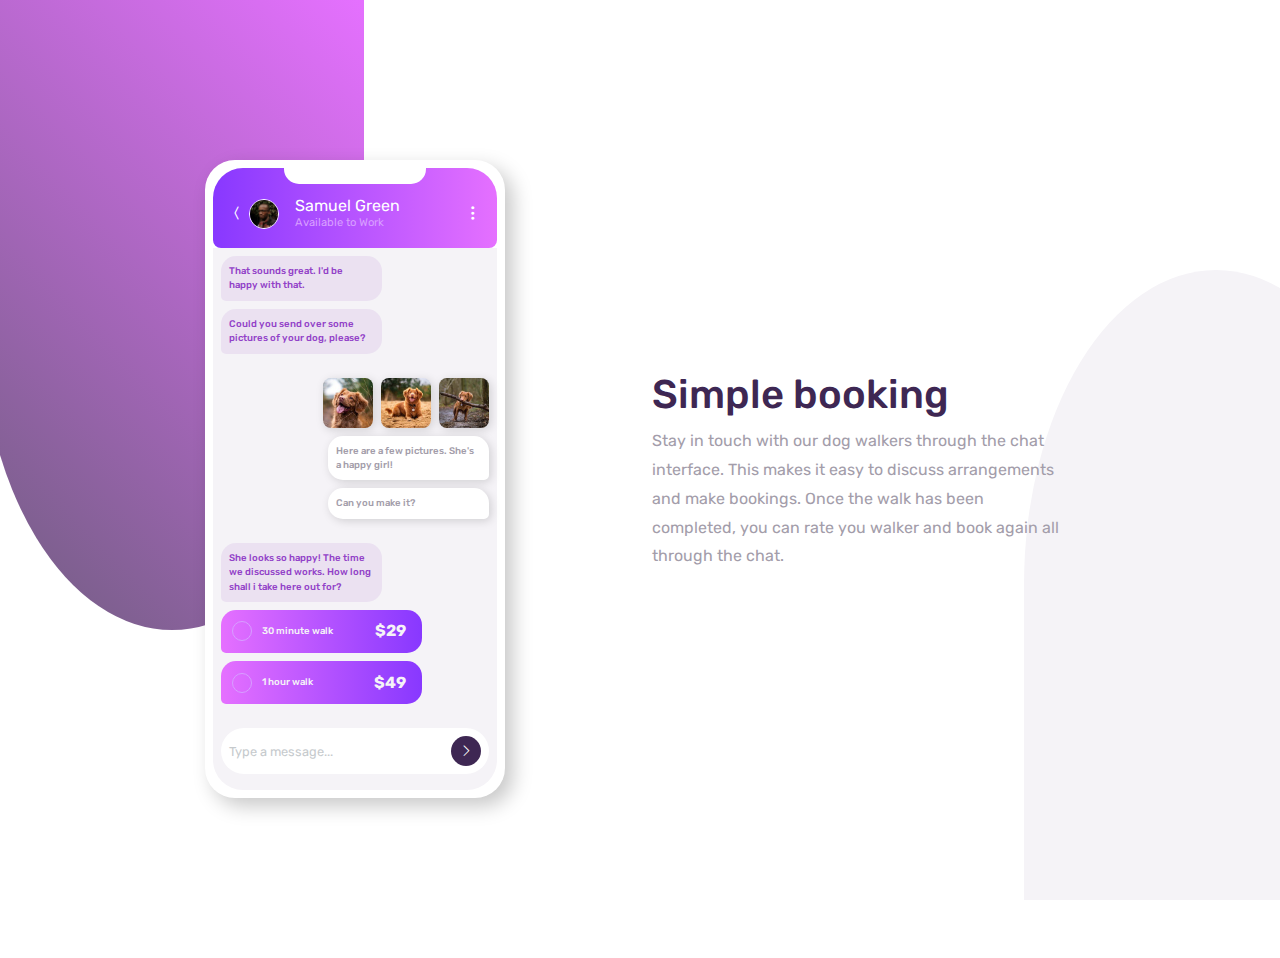
<file: Chat app CSS illustration/index.html>
<!DOCTYPE html>
<html lang="en">
    <head>
        <meta charset="UTF-8" />
        <meta name="viewport" content="width=device-width, initial-scale=1.0" />

        <!-- Bootstrap 5 -->
        <link
            href="https://cdn.jsdelivr.net/npm/bootstrap@5.3.3/dist/css/bootstrap.min.css"
            rel="stylesheet"
            integrity="sha384-QWTKZyjpPEjISv5WaRU9OFeRpok6YctnYmDr5pNlyT2bRjXh0JMhjY6hW+ALEwIH"
            crossorigin="anonymous" />

        <!-- Local files -->
        <link rel="stylesheet" href="style.css" />
        <link rel="icon" type="image/png" sizes="32x32" href="./images/favicon-32x32.png" />

        <title>Frontend Mentor | Chat App CSS Illustration</title>
    </head>
    <body>
        <div class="container">
            <div class="row">
                <div class="col-lg-6 d-flex justify-content-center">
                    <div class="illustration-wrapper">
                        <div class="illustration-outer p-2">
                            <div class="illustration-inner d-flex flex-column">
                                <div
                                    class="illustration-header px-3 pt-4 pb-3 d-flex align-items-center justify-content-between gap-3">
                                    <div class="d-flex align-items-center gap-1 mt-1">
                                        <i class="bi bi-chevron-compact-left text-white"></i>
                                        <img src="images/avatar.jpg" class="img-fluid" alt="avatar" />
                                    </div>
                                    <div class="d-flex flex-column justify-content-between flex-grow-1 mt-1">
                                        <h2>Samuel Green</h2>
                                        <p>Available to Work</p>
                                    </div>
                                    <div class="mt-1"><i class="bi bi-three-dots-vertical text-white"></i></div>
                                </div>
                                <div class="illustration-body p-2 d-flex flex-column justify-content-between gap-4">
                                    <div>
                                        <div class="message message-left">
                                            <span>That sounds great. I'd be happy with that.</span>
                                        </div>
                                        <div class="message message-left">
                                            <span>Could you send over some pictures of your dog, please?</span>
                                        </div>
                                    </div>
                                    <div class="d-flex flex-column align-items-end">
                                        <div class="d-flex justify-content-end gap-2 mb-2">
                                            <img src="images/dog-image-1.jpg" alt="dog-1" />
                                            <img src="images/dog-image-2.jpg" alt="dog-2" />
                                            <img src="images/dog-image-3.jpg" alt="dog-3" />
                                        </div>
                                        <div class="message message-right">
                                            <span>Here are a few pictures. She's a happy girl!</span>
                                        </div>
                                        <div class="message message-right">
                                            <span>Can you make it? </span>
                                        </div>
                                    </div>
                                    <div>
                                        <div class="message message-left">
                                            <span>
                                                She looks so happy! The time we discussed works. How long shall i take
                                                here out for?
                                            </span>
                                        </div>
                                        <div class="d-flex flex-column gap-2">
                                            <div class="option">
                                                <div class="check"></div>
                                                <span class="flex-grow-1">30 minute walk</span>
                                                <span class="price">$29</span>
                                            </div>
                                            <div class="option">
                                                <div class="check"></div>
                                                <span class="flex-grow-1">1 hour walk</span>
                                                <span class="price">$49</span>
                                            </div>
                                        </div>
                                    </div>
                                    <div
                                        class="type-message d-flex justify-content-between align-items-center mb-2 p-2">
                                        <span>Type a message...</span>
                                        <div class="send-message">
                                            <i class="bi bi-chevron-right"></i>
                                        </div>
                                    </div>
                                </div>
                            </div>
                        </div>
                    </div>
                </div>
                <div class="col-lg-6 d-flex align-self-center mt-5 mt-lg-0">
                    <div class="hero-text-content text-center text-lg-start">
                        <h1>Simple booking</h1>
                        <p>
                            Stay in touch with our dog walkers through the chat interface. This makes it easy to discuss
                            arrangements and make bookings. Once the walk has been completed, you can rate you walker
                            and book again all through the chat.
                        </p>
                    </div>
                </div>
            </div>
        </div>
    </body>
</html>
</file>
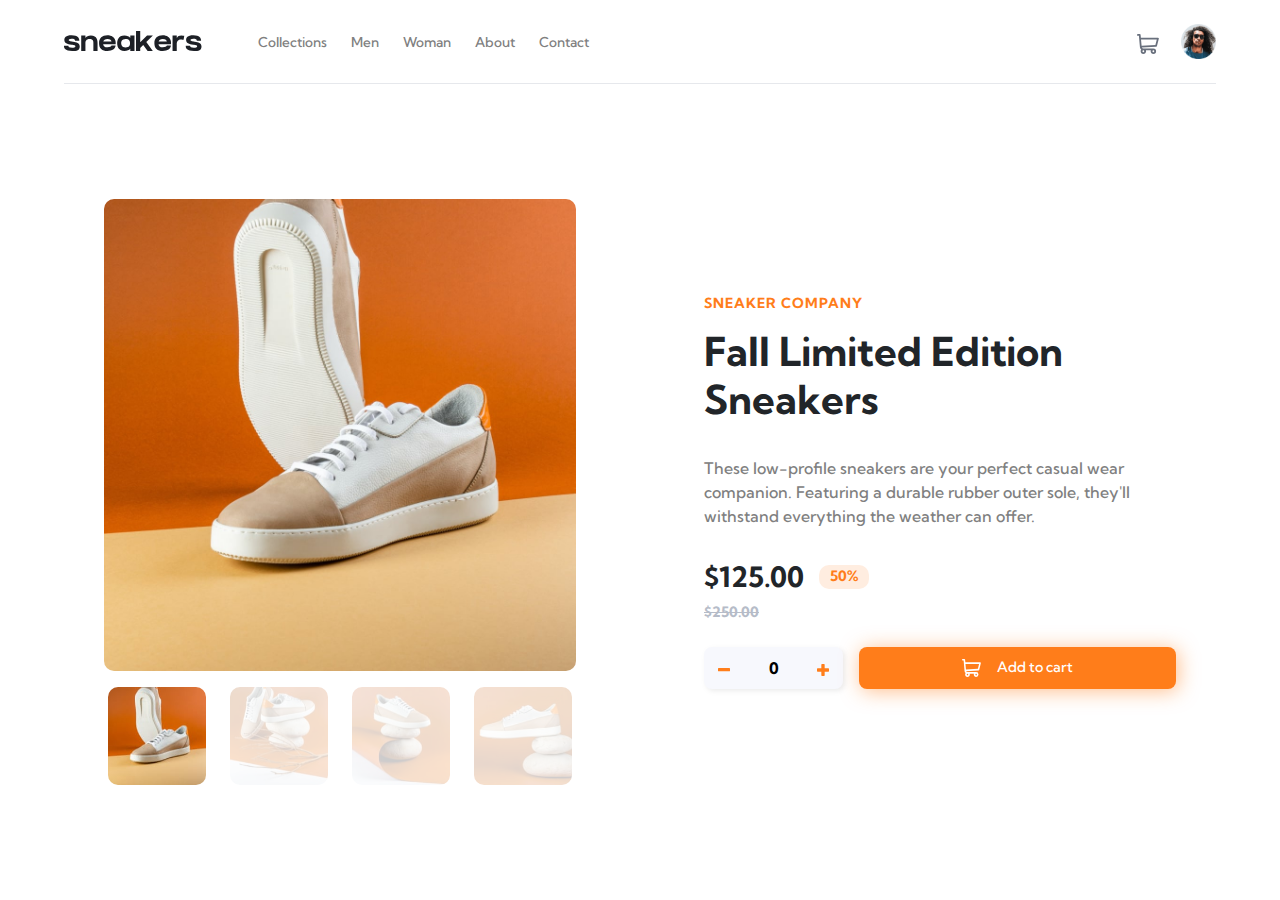
<file: e-commerce_product_page/index.html>
<!DOCTYPE html>
<html lang="en">
    <head>
        <meta charset="UTF-8" />
        <meta name="viewport" content="width=device-width, initial-scale=1.0" />

        <!-- Bootstrap 5 -->
        <link
            href="https://cdn.jsdelivr.net/npm/bootstrap@5.3.3/dist/css/bootstrap.min.css"
            rel="stylesheet"
            integrity="sha384-QWTKZyjpPEjISv5WaRU9OFeRpok6YctnYmDr5pNlyT2bRjXh0JMhjY6hW+ALEwIH"
            crossorigin="anonymous"
        />
        <script
            defer
            src="https://cdn.jsdelivr.net/npm/bootstrap@5.3.3/dist/js/bootstrap.bundle.min.js"
            integrity="sha384-YvpcrYf0tY3lHB60NNkmXc5s9fDVZLESaAA55NDzOxhy9GkcIdslK1eN7N6jIeHz"
            crossorigin="anonymous"
        ></script>

        <!-- Swiper JS -->
        <link rel="stylesheet" href="https://cdn.jsdelivr.net/npm/swiper@11/swiper-bundle.min.css" />
        <script src="https://cdn.jsdelivr.net/npm/swiper@11/swiper-bundle.min.js"></script>

        <!-- Local Files -->
        <link rel="icon" type="image/png" sizes="32x32" href="./images/favicon-32x32.png" />
        <link rel="stylesheet" href="styles.css" />
        <script src="js/slider.js"></script>
        <script defer src="js/script.js"></script>

        <title>Frontend Mentor | E-commerce product page</title>
    </head>
    <body>
        <header>
            <div class="modal fade" id="cart-modal" tabindex="-1" aria-labelledby="cart-modalLabel" aria-hidden="false">
                <div class="modal-dialog">
                    <div class="modal-content">
                        <div class="modal-header">
                            <h3 class="modal-title fs-5" id="cart-modalLabel">Cart</h3>
                            <button type="button" class="btn-close" data-bs-dismiss="modal" aria-label="Close"></button>
                        </div>
                        <div class="modal-body">
                            <div class="d-flex justify-content-between gap-3">
                                <div class="item-image">
                                    <img src="images/image-product-1-thumbnail.jpg" class="img-fluid" alt="" />
                                </div>
                                <div class="d-flex flex-column justify-content-center">
                                    <p class="m-0">Fall Limited Edition Sneakers</p>
                                    <p class="m-0">$125.00 x 3 <strong class="text-black">$375.00</strong></p>
                                </div>
                                <button id="delete-item">
                                    <i class="bi bi-trash3"></i>
                                </button>
                            </div>
                        </div>
                        <div class="modal-footer">
                            <button type="button" id="checkout">Checkout</button>
                        </div>
                    </div>
                </div>
            </div>
            <div class="container">
                <div class="container-fluid">
                    <nav class="navbar navbar-expand-md d-flex">
                        <div class="d-flex gap-3 flex-row-reverse flex-md-row align-items-center">
                            <a href="/" aria-label="Return to homepage" class="me-5">
                                <img src="images/logo.svg" class="mb-1" alt="Logo" />
                            </a>
                            <button
                                id="toggle-menu"
                                class="d-md-none"
                                type="button"
                                data-bs-toggle="offcanvas"
                                data-bs-target="#offcanvasMenu"
                                aria-controls="offcanvasMenu"
                            >
                                <i class="bi bi-list"></i>
                            </button>
                        </div>

                        <div
                            class="offcanvas offcanvas-start d-md-none"
                            tabindex="-1"
                            id="offcanvasMenu"
                            aria-labelledby="offcanvasMenuLabel"
                        >
                            <div class="offcanvas-header">
                                <button
                                    type="button"
                                    class="btn-close m-0"
                                    data-bs-dismiss="offcanvas"
                                    aria-label="Close"
                                ></button>
                            </div>
                            <div class="offcanvas-body">
                                <ul class="list-unstyled p-0 m-0 d-flex flex-column gap-3">
                                    <li><a href="#">Collections</a></li>
                                    <li><a href="#">Men</a></li>
                                    <li><a href="#">Women</a></li>
                                    <li><a href="#">About</a></li>
                                    <li><a href="#">Contact</a></li>
                                </ul>
                            </div>
                        </div>
                        <div class="d-flex flex-grow-1 justify-content-end justify-content-md-between">
                            <ul class="navbar-nav gap-2 d-none d-md-flex">
                                <li class="nav-item"><a href="#" class="nav-link">Collections</a></li>
                                <li class="nav-item"><a href="#" class="nav-link">Men</a></li>
                                <li class="nav-item"><a href="#" class="nav-link">Woman</a></li>
                                <li class="nav-item"><a href="#" class="nav-link">About</a></li>
                                <li class="nav-item"><a href="#" class="nav-link">Contact</a></li>
                            </ul>
                            <ul class="navbar-nav d-flex flex-row gap-3">
                                <button
                                    id="open-cart"
                                    type="button"
                                    class="nav-button"
                                    data-bs-toggle="modal"
                                    data-bs-target="#cart-modal"
                                >
                                    <img src="images/icon-cart.svg" alt="Cart" />
                                </button>
                                <a href="#" class="nav-avatar">
                                    <img src="images/image-avatar.png" height="35px" alt="Avatar" />
                                </a>
                            </ul>
                        </div>
                    </nav>
                </div>
            </div>
        </header>

        <main>
            <div class="container">
                <div class="row">
                    <div class="px-0 col-12 d-md-none position-relative">
                        <div class="swiper sm-product-swiper">
                            <div class="swiper-wrapper">
                                <div class="swiper-slide">
                                    <img src="images/image-product-1.jpg" alt="image-product-1" />
                                </div>
                                <div class="swiper-slide">
                                    <img src="images/image-product-2.jpg" alt="image-product-2" />
                                </div>
                                <div class="swiper-slide">
                                    <img src="images/image-product-3.jpg" alt="image-product-3" />
                                </div>
                                <div class="swiper-slide">
                                    <img src="images/image-product-4.jpg" alt="image-product-4" />
                                </div>
                            </div>
                            <div class="swiper-button-next"></div>
                            <div class="swiper-button-prev"></div>
                        </div>
                    </div>
                    <div class="col-12 col-md-6 d-md-flex d-none align-items-center position-relative">
                        <div class="swiper lg-product-swiper">
                            <div class="swiper-wrapper">
                                <div class="swiper-slide">
                                    <img src="images/image-product-1.jpg" alt="product-image-1" class="img-fluid" />
                                </div>
                                <div class="swiper-slide">
                                    <img src="images/image-product-2.jpg" alt="product-image-2" class="img-fluid" />
                                </div>
                                <div class="swiper-slide">
                                    <img src="images/image-product-3.jpg" alt="product-image-3" class="img-fluid" />
                                </div>
                                <div class="swiper-slide">
                                    <img src="images/image-product-4.jpg" alt="product-image-4" class="img-fluid" />
                                </div>
                            </div>
                            <div class="swiper-pagination mt-3 d-flex justify-content-between gap-3"></div>
                        </div>
                    </div>
                    <div class="col-12 col-md-6 d-flex flex-column justify-content-center py-5 py-md-0">
                        <div class="item-header row flex-column gap-2 mb-4">
                            <h2>Sneaker Company</h2>
                            <h1>Fall Limited Edition Sneakers</h1>
                        </div>
                        <div class="item-information row flex-column gap-3 mb-4">
                            <p>
                                These low-profile sneakers are your perfect casual wear companion. Featuring a durable
                                rubber outer sole, they'll withstand everything the weather can offer.
                            </p>
                            <div class="item-price">
                                <h3 class="current-item-price mb-2">$125.00</h3>
                                <p class="former-item-price m-0">$250.00</p>
                            </div>
                        </div>
                        <div class="add-item row">
                            <form class="col d-flex flex-column flex-md-row justify-content-between gap-3">
                                <div class="quantity d-flex p-2">
                                    <button id="dec-quantity" type="button" onclick="modifyQuantity('dec');">
                                        <img src="images/icon-minus.svg" alt="Minus" />
                                    </button>
                                    <input type="number" name="item-quantity" id="item-quantity" value="0" required />
                                    <button id="inc-quantity" type="button" onclick="modifyQuantity('inc');">
                                        <img src="images/icon-plus.svg" alt="Plus" />
                                    </button>
                                </div>
                                <button type="submit" id="add-to-cart" class="flex-grow-1">
                                    <img src="images/icon-cart.svg" alt="Cart" />
                                    <span>Add to cart</span>
                                </button>
                            </form>
                        </div>
                    </div>
                </div>
            </div>
        </main>
    </body>
</html>
</file>
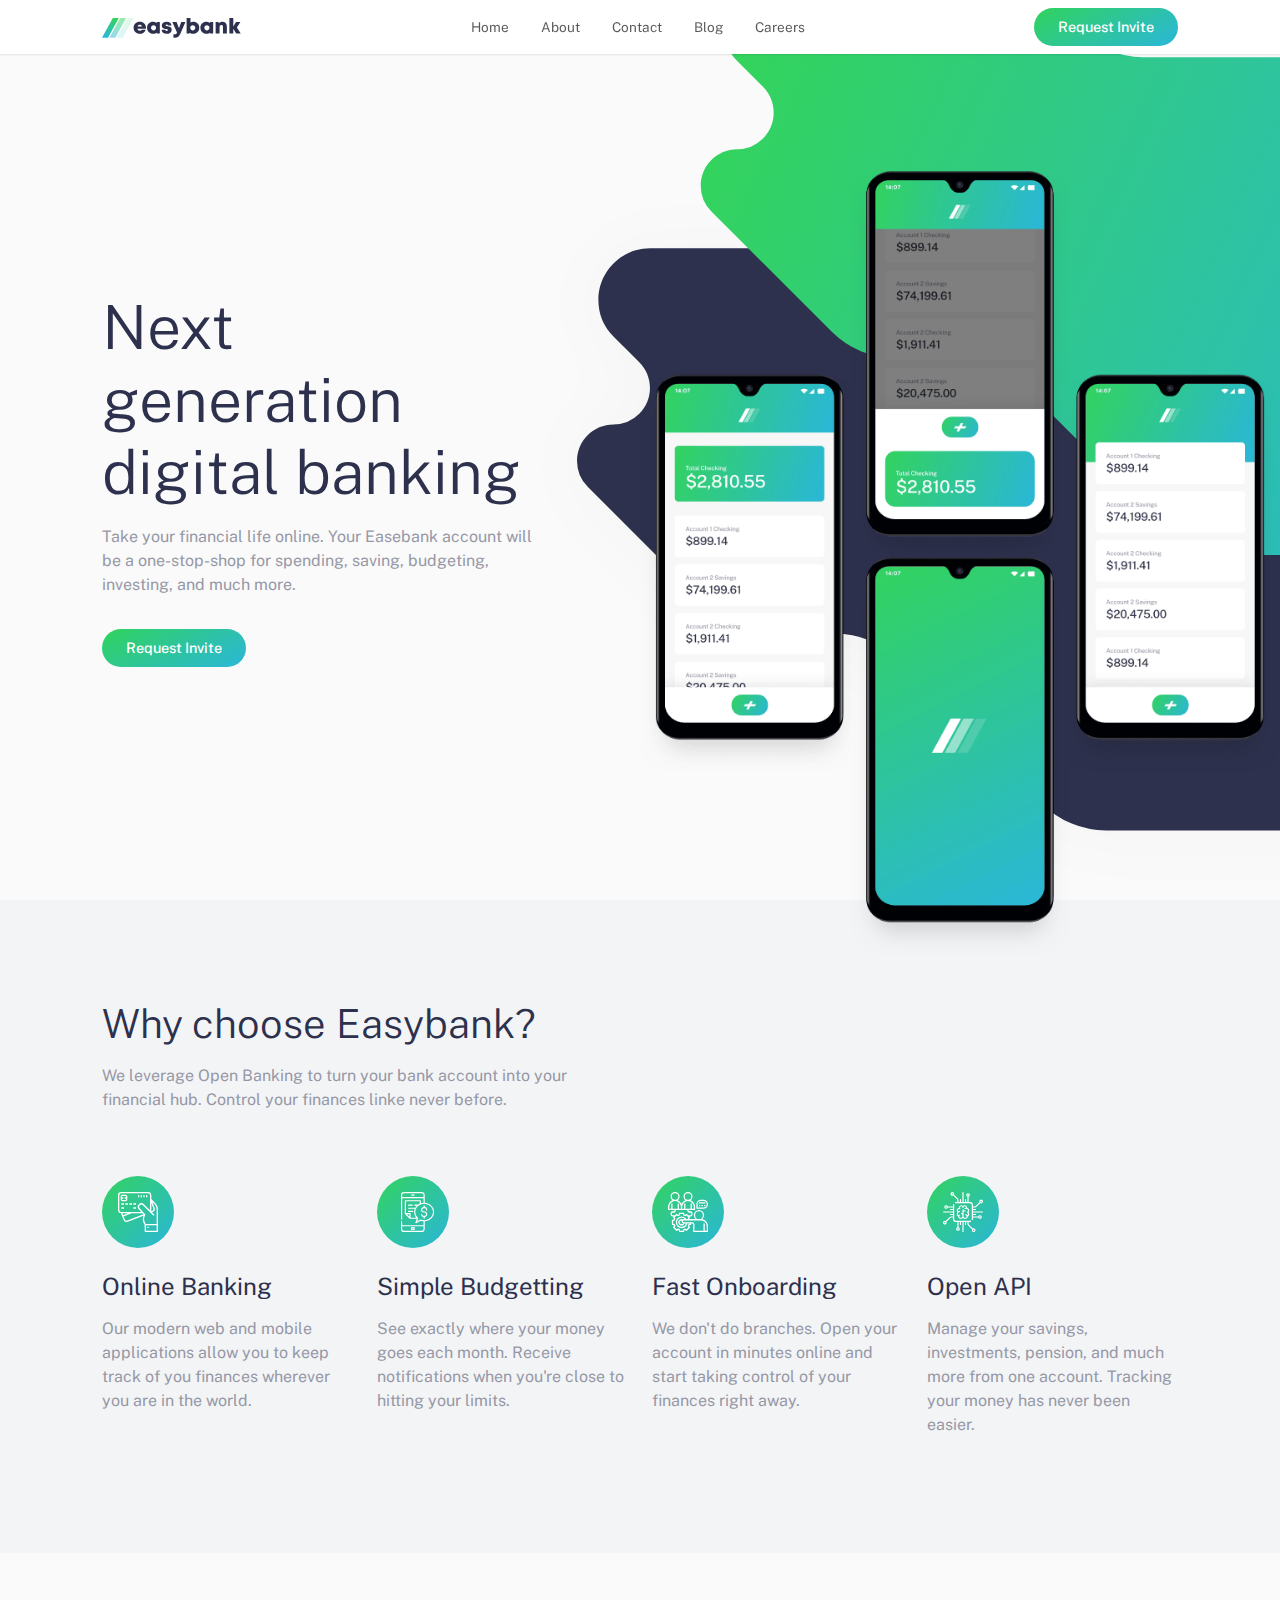
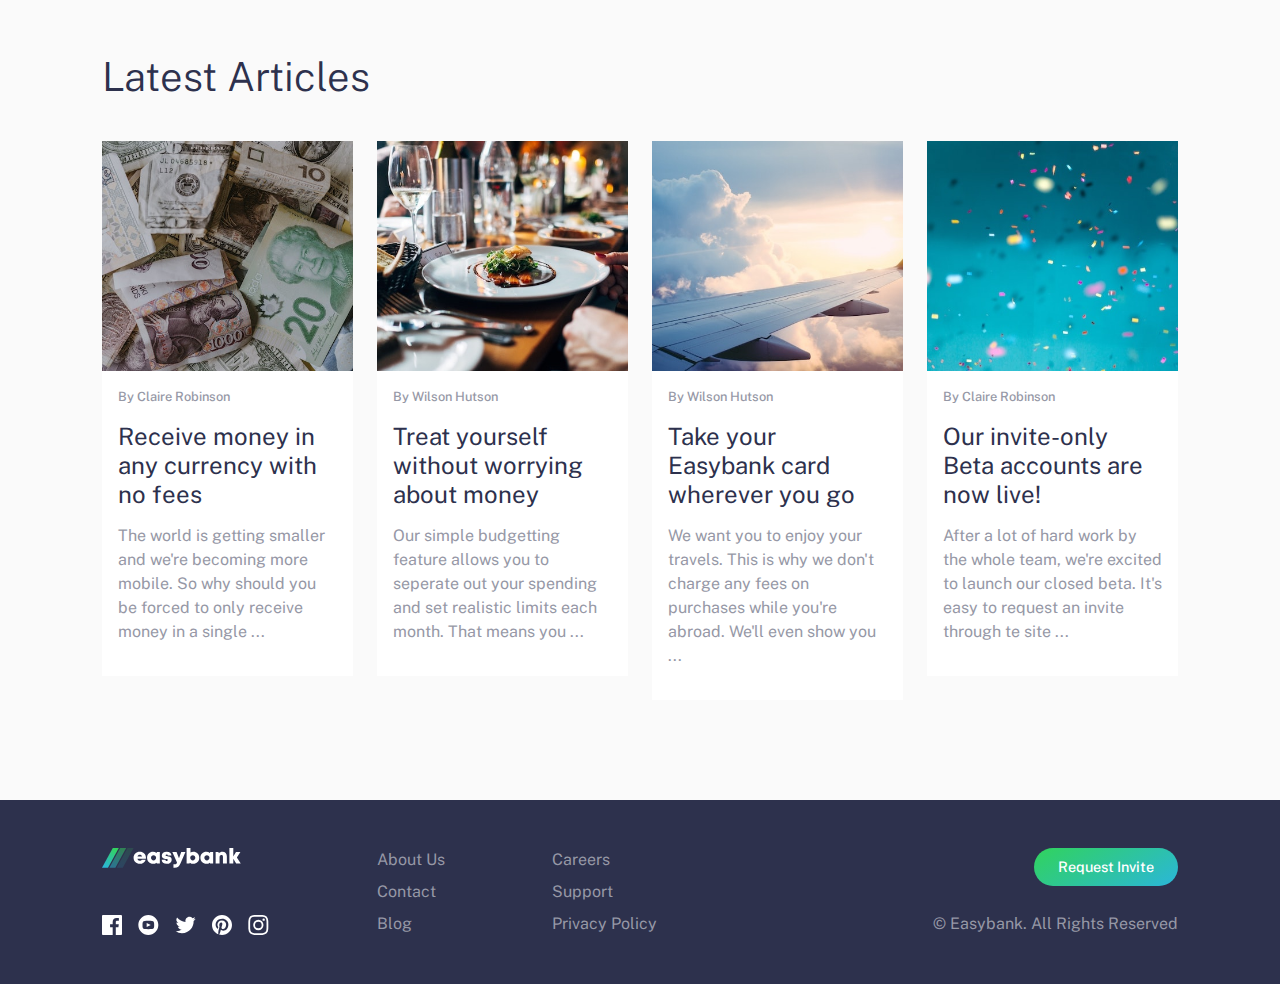
<file: easybank_landingpage/index.html>
<!DOCTYPE html>
<html lang="en">
    <head>
        <meta charset="UTF-8" />
        <meta name="viewport" content="width=device-width, initial-scale=1.0" />

        <!-- Bootstrap 5 -->
        <link
            href="https://cdn.jsdelivr.net/npm/bootstrap@5.3.3/dist/css/bootstrap.min.css"
            rel="stylesheet"
            integrity="sha384-QWTKZyjpPEjISv5WaRU9OFeRpok6YctnYmDr5pNlyT2bRjXh0JMhjY6hW+ALEwIH"
            crossorigin="anonymous"
        />
        <script
            defer
            src="https://cdn.jsdelivr.net/npm/bootstrap@5.3.3/dist/js/bootstrap.bundle.min.js"
            integrity="sha384-YvpcrYf0tY3lHB60NNkmXc5s9fDVZLESaAA55NDzOxhy9GkcIdslK1eN7N6jIeHz"
            crossorigin="anonymous"
        ></script>

        <!-- Local Files -->
        <link rel="icon" type="image/png" sizes="32x32" href="./images/favicon-32x32.png" />
        <link rel="stylesheet" href="styles.css" />

        <title>Frontend Mentor | Easybank landing page</title>
    </head>
    <body>
        <header>
            <div class="container">
                <nav class="navbar navbar-expand-lg">
                    <a href="/"><img src="images/logo.svg" alt="Easybank logo" /></a>
                    <button
                        class="navbar-toggler"
                        type="button"
                        data-bs-toggle="collapse"
                        data-bs-target="#navbarSupportedContent"
                        aria-controls="navbarSupportedContent"
                        aria-expanded="false"
                        aria-label="Toggle navigation"
                    >
                        <span class="navbar-toggler-icon"></span>
                    </button>
                    <div class="collapse navbar-collapse" id="navbarSupportedContent">
                        <ul class="navbar-nav flex-grow-1 justify-content-center gap-3">
                            <li class="nav-item"><a href="#" class="nav-link">Home</a></li>
                            <li class="nav-item"><a href="#" class="nav-link">About</a></li>
                            <li class="nav-item"><a href="#" class="nav-link">Contact</a></li>
                            <li class="nav-item"><a href="#" class="nav-link">Blog</a></li>
                            <li class="nav-item"><a href="#" class="nav-link">Careers</a></li>
                        </ul>
                        <a href="#" class="button">Request Invite</a>
                    </div>
                </nav>
            </div>
        </header>
        <main>
            <section id="hero">
                <div class="container-fluid d-lg-none px-0">
                    <div class="row">
                        <div class="col-12">
                            <div class="hero-mobile-image position-relative">
                                <img src="images/bg-intro-mobile.svg" class="mobile-bg" alt="mobile-bg" />
                                <img src="images/image-mockups.png" class="mobile-fg" alt="mobile-fg" />
                            </div>
                        </div>
                    </div>
                </div>
                <div class="container">
                    <div class="row position-relative">
                        <div class="col-lg-5 pb-5 pb-lg-0">
                            <div
                                class="d-flex flex-column align-items-center align-items-lg-start gap-3 text-center text-lg-start"
                            >
                                <h1 class="m-0">Next generation digital banking</h1>
                                <p class="mb-3">
                                    Take your financial life online. Your Easebank account will be a one-stop-shop for
                                    spending, saving, budgeting, investing, and much more.
                                </p>
                                <a href="#" class="button">Request Invite</a>
                            </div>
                        </div>
                    </div>
                </div>
            </section>
            <section id="features">
                <div class="container">
                    <div class="row">
                        <div class="col-lg-6">
                            <div class="text-center text-md-start">
                                <h2>Why choose Easybank?</h2>
                                <p>
                                    We leverage Open Banking to turn your bank account into your financial hub. Control
                                    your finances linke never before.
                                </p>
                            </div>
                        </div>
                    </div>
                    <div class="row mt-5">
                        <div
                            class="col-12 col-lg-3 col-md-6 d-flex flex-column align-items-center align-items-md-start"
                        >
                            <div class="mb-4">
                                <img src="images/icon-online.svg" alt="Online banking" />
                            </div>
                            <h3>Online Banking</h3>
                            <p class="text-center text-md-start">
                                Our modern web and mobile applications allow you to keep track of you finances wherever
                                you are in the world.
                            </p>
                        </div>
                        <div
                            class="col-12 col-lg-3 col-md-6 d-flex flex-column align-items-center align-items-md-start"
                        >
                            <div class="mb-4">
                                <img src="images/icon-budgeting.svg" alt="Simple Budgetting" />
                            </div>
                            <h3>Simple Budgetting</h3>
                            <p class="text-center text-md-start">
                                See exactly where your money goes each month. Receive notifications when you're close to
                                hitting your limits.
                            </p>
                        </div>
                        <div
                            class="col-12 col-lg-3 col-md-6 d-flex flex-column align-items-center align-items-md-start"
                        >
                            <div class="mb-4">
                                <img src="images/icon-onboarding.svg" alt="Fast Onboarding" />
                            </div>
                            <h3>Fast Onboarding</h3>
                            <p class="text-center text-md-start">
                                We don't do branches. Open your account in minutes online and start taking control of
                                your finances right away.
                            </p>
                        </div>
                        <div
                            class="col-12 col-lg-3 col-md-6 d-flex flex-column align-items-center align-items-md-start"
                        >
                            <div class="mb-4">
                                <img src="images/icon-api.svg" alt="Open API" />
                            </div>
                            <h3>Open API</h3>
                            <p class="text-center text-md-start">
                                Manage your savings, investments, pension, and much more from one account. Tracking your
                                money has never been easier.
                            </p>
                        </div>
                    </div>
                </div>
            </section>

            <section id="articles">
                <div class="container">
                    <div class="row">
                        <div class="col-12 mb-4">
                            <h2>Latest Articles</h2>
                        </div>
                    </div>
                    <div class="row gap-md-0 gap-4">
                        <article class="col-12 col-lg-3 col-md-6 mb-md-4 mb-lg-0">
                            <div class="image-wrapper">
                                <img src="images/image-currency.jpg" alt="Receive money in any currency with no fees" />
                            </div>
                            <div class="p-3 bg-white">
                                <p class="article-author">By Claire Robinson</p>
                                <h3 class="article-header">Receive money in any currency with no fees</h3>
                                <p>
                                    The world is getting smaller and we're becoming more mobile. So why should you be
                                    forced to only receive money in a single ...
                                </p>
                            </div>
                        </article>
                        <article class="col-12 col-lg-3 col-md-6 mb-md-4 mb-lg-0">
                            <div class="image-wrapper">
                                <img
                                    src="images/image-restaurant.jpg"
                                    alt="Treat yourself without worrying about money"
                                />
                            </div>
                            <div class="p-3 bg-white">
                                <p class="article-author">By Wilson Hutson</p>
                                <h3 class="article-header">Treat yourself without worrying about money</h3>
                                <p>
                                    Our simple budgetting feature allows you to seperate out your spending and set
                                    realistic limits each month. That means you ...
                                </p>
                            </div>
                        </article>
                        <article class="col-12 col-lg-3 col-md-6">
                            <div class="image-wrapper">
                                <img src="images/image-plane.jpg" alt="Take your Easybank card wherever you go" />
                            </div>
                            <div class="p-3 bg-white">
                                <p class="article-author">By Wilson Hutson</p>
                                <h3 class="article-header">Take your Easybank card wherever you go</h3>
                                <p>
                                    We want you to enjoy your travels. This is why we don't charge any fees on purchases
                                    while you're abroad. We'll even show you ...
                                </p>
                            </div>
                        </article>
                        <article class="col-12 col-lg-3 col-md-6">
                            <div class="image-wrapper">
                                <img
                                    src="images/image-confetti.jpg"
                                    alt="Our invite-only Beta accounts are now live!"
                                />
                            </div>
                            <div class="p-3 bg-white">
                                <p class="article-author">By Claire Robinson</p>
                                <h3 class="article-header">Our invite-only Beta accounts are now live!</h3>
                                <p>
                                    After a lot of hard work by the whole team, we're excited to launch our closed beta.
                                    It's easy to request an invite through te site ...
                                </p>
                            </div>
                        </article>
                    </div>
                </div>
            </section>
        </main>

        <footer class="py-5">
            <div class="container">
                <div class="row gap-4 gap-lg-0">
                    <div
                        class="col-lg-3 d-flex flex-column justify-content-between align-items-center align-items-lg-start gap-3 gap-lg-0"
                    >
                        <svg xmlns="http://www.w3.org/2000/svg" width="139" height="20">
                            <defs>
                                <linearGradient id="a" x1="72.195%" x2="17.503%" y1="0%" y2="100%">
                                    <stop offset="0%" stop-color="#33D35E" />
                                    <stop offset="100%" stop-color="#2AB6D9" />
                                </linearGradient>
                            </defs>
                            <g fill="none" fill-rule="evenodd">
                                <path
                                    fill="#fff"
                                    fill-rule="nonzero"
                                    d="M37.754 15.847c2.852 0 5.152-1.622 5.952-4.216h-3.897c-.376.665-1.14 1.066-2.055 1.066-1.237 0-2.065-.674-2.32-1.978h8.44c.051-.352.081-.694.081-1.037 0-3.335-2.537-5.95-6.201-5.95-3.568 0-6.175 2.564-6.175 6.049 0 3.473 2.628 6.066 6.175 6.066zm2.344-7.297h-4.596c.317-1.129 1.11-1.749 2.252-1.749 1.181 0 2 .613 2.344 1.75zm10.946 7.296c1.32 0 2.5-.434 3.43-1.188l.336.804h3.027V4.093h-2.919l-.4.88c-.94-.775-2.135-1.222-3.474-1.222-3.476 0-5.961 2.505-5.961 6.026 0 3.533 2.485 6.07 5.961 6.07zm.524-3.467c-1.467 0-2.545-1.108-2.545-2.593 0-1.475 1.069-2.583 2.545-2.583 1.466 0 2.544 1.108 2.544 2.583 0 1.485-1.078 2.593-2.544 2.593zm13.123 3.467c3.02 0 5.025-1.554 5.025-3.93 0-2.883-2.387-3.256-4.183-3.575-1.08-.193-1.95-.344-1.95-.99 0-.527.422-.838 1.05-.838.71 0 1.197.337 1.197 1.063h3.667c-.044-2.303-1.92-3.843-4.816-3.843-2.912 0-4.854 1.47-4.854 3.75 0 2.757 2.337 3.289 4.1 3.574 1.092.181 1.952.368 1.952 1.024 0 .587-.543.88-1.116.88-.742 0-1.32-.383-1.32-1.214h-3.77c.036 2.463 1.919 4.1 5.018 4.1zm8.1 3.858c2.936 0 4.344-1.257 5.877-4.736l4.764-10.863h-4.206l-2.249 6.263-2.412-6.263H70.31l4.698 10.43c-.53 1.414-.983 1.804-2.48 1.804H71.45v3.365h1.341zm18.504-3.858c3.5 0 5.973-2.515 5.973-6.048S94.796 3.75 91.295 3.75a5.332 5.332 0 00-2.825.784V0H84.6v15.474h2.897l.37-.844c.923.771 2.102 1.216 3.428 1.216zm-.523-3.467c-1.467 0-2.545-1.108-2.545-2.58 0-1.486 1.078-2.594 2.545-2.594 1.466 0 2.544 1.108 2.544 2.593 0 1.473-1.087 2.58-2.544 2.58zm13.598 3.467c1.32 0 2.5-.434 3.43-1.188l.336.804h3.027V4.093h-2.918l-.401.88c-.939-.775-2.135-1.222-3.474-1.222-3.476 0-5.96 2.505-5.96 6.026 0 3.533 2.484 6.07 5.96 6.07zm.524-3.467c-1.467 0-2.545-1.108-2.545-2.593 0-1.475 1.07-2.583 2.545-2.583 1.467 0 2.545 1.108 2.545 2.583 0 1.485-1.078 2.593-2.545 2.593zm12.653 3.095V9.403c0-1.447.702-2.3 1.923-2.3.986 0 1.483.657 1.483 1.98v6.39h3.915V8.543c0-2.897-1.733-4.773-4.373-4.773-1.47 0-2.733.565-3.58 1.508l-.537-1.172h-2.747v11.369h3.916zm13.748 0v-4.808l2.848 4.808h4.616l-3.902-5.95 3.543-5.419h-4.397l-2.708 4.454V0h-3.916v15.474h3.916z"
                                />
                                <g fill="url(#a)">
                                    <path d="M10.802 0L0 19.704h5.986L16.789 0z" />
                                    <path opacity=".5" d="M18.171 0L7.368 19.704h5.986L24.157 0z" />
                                    <path opacity=".15" d="M25.539 0L14.737 19.704h5.986L31.525 0z" />
                                </g>
                            </g>
                        </svg>
                        <div class="d-flex gap-3">
                            <a href="#" class="socials-item"><img src="images/icon-facebook.svg" alt="Facebook" /></a
                            ><a href="#" class="socials-item"><img src="images/icon-youtube.svg" alt="YouTube" /></a
                            ><a href="#" class="socials-item"><img src="images/icon-twitter.svg" alt="Twitter" /></a
                            ><a href="#" class="socials-item"><img src="images/icon-pinterest.svg" alt="Pinterest" /></a
                            ><a href="#" class="socials-item"
                                ><img src="images/icon-instagram.svg" alt="Instagram"
                            /></a>
                        </div>
                    </div>
                    <ul
                        class="col-lg-6 d-flex flex-column flex-lg-row align-items-center align-items-lg-start text-center text-lg-start gap-2 gap-lg-0"
                    >
                        <div class="col-md-4 d-flex flex-column gap-2">
                            <li><a class="footer-link" href="#">About Us</a></li>
                            <li><a class="footer-link" href="#">Contact</a></li>
                            <li><a class="footer-link" href="#">Blog</a></li>
                        </div>
                        <div class="col-md-4 d-flex flex-column gap-2">
                            <li><a class="footer-link" href="#">Careers</a></li>
                            <li><a class="footer-link" href="#">Support</a></li>
                            <li><a class="footer-link" href="#">Privacy Policy</a></li>
                        </div>
                    </ul>
                    <div
                        class="col-lg-3 d-flex flex-column justify-content-between align-items-center align-items-lg-end gap-4 gap-lg-0"
                    >
                        <a href="#" class="button">Request Invite</a>
                        <p class="m-0 text-end">© Easybank. All Rights Reserved</p>
                    </div>
                </div>
            </div>
        </footer>
    </body>
</html>
</file>
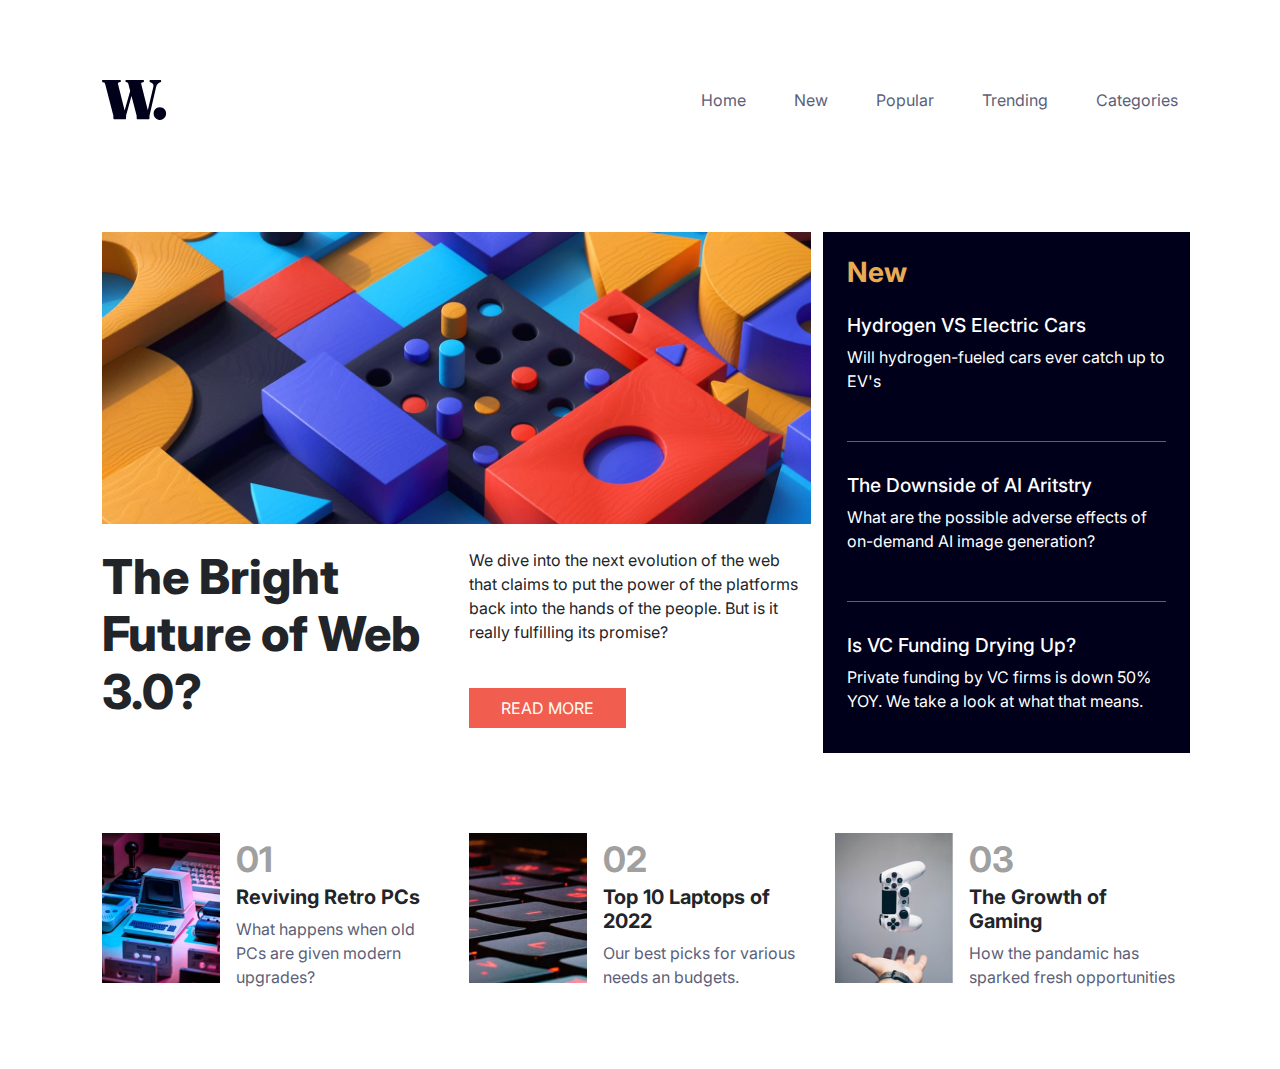
<file: news_homepage/index.html>
<!DOCTYPE html>
<html lang="en">
    <head>
        <meta charset="UTF-8" />
        <meta name="viewport" content="width=device-width, initial-scale=1.0" />

        <!-- Bootstrap 5 -->
        <link
            href="https://cdn.jsdelivr.net/npm/bootstrap@5.3.3/dist/css/bootstrap.min.css"
            rel="stylesheet"
            integrity="sha384-QWTKZyjpPEjISv5WaRU9OFeRpok6YctnYmDr5pNlyT2bRjXh0JMhjY6hW+ALEwIH"
            crossorigin="anonymous"
        />
        <script
            defer
            src="https://cdn.jsdelivr.net/npm/bootstrap@5.3.3/dist/js/bootstrap.bundle.min.js"
            integrity="sha384-YvpcrYf0tY3lHB60NNkmXc5s9fDVZLESaAA55NDzOxhy9GkcIdslK1eN7N6jIeHz"
            crossorigin="anonymous"
        ></script>

        <!-- Local files -->
        <link rel="icon" type="image/png" sizes="32x32" href="./assets/images/favicon-32x32.png" />
        <link rel="stylesheet" href="css/styles.css" />

        <title>Frontend Mentor | News homepage</title>
    </head>
    <body>
        <header>
            <div class="container">
                <div class="d-flex justify-content-between align-items-center">
                    <div class="logo">
                        <img src="assets/images/logo.svg" alt="Logo" />
                    </div>
                    <button
                        class="d-md-none"
                        type="button"
                        data-bs-toggle="offcanvas"
                        data-bs-target="#offcanvasMenu"
                        aria-controls="offcanvasMenu"
                    >
                        <img src="assets/images/icon-menu.svg" />
                    </button>

                    <div class="offcanvas offcanvas-end" tabindex="-1" id="offcanvasMenu">
                        <div class="offcanvas-header justify-content-end">
                            <button type="button" data-bs-dismiss="offcanvas" aria-label="Close">
                                <img src="assets/images/icon-menu-close.svg" />
                            </button>
                        </div>
                        <div class="offcanvas-body">
                            <ul class="d-flex flex-column gap-4">
                                <li><a href="#">Home</a></li>
                                <li><a href="#">New</a></li>
                                <li><a href="#">Popular</a></li>
                                <li><a href="#">Trending</a></li>
                                <li><a href="#">Categories</a></li>
                            </ul>
                        </div>
                    </div>
                    <nav class="d-none d-md-block">
                        <ul class="d-flex gap-5">
                            <li><a href="#">Home</a></li>
                            <li><a href="#">New</a></li>
                            <li><a href="#">Popular</a></li>
                            <li><a href="#">Trending</a></li>
                            <li><a href="#">Categories</a></li>
                        </ul>
                    </nav>
                </div>
            </div>
        </header>

        <main>
            <div class="container">
                <div class="main-top row gap-5 gap-lg-0">
                    <div class="col-lg-8">
                        <div class="row">
                            <img src="assets/images/image-web-3-desktop.jpg" class="img-fluid" />
                        </div>
                        <div class="row pt-4">
                            <div class="col-lg-6">
                                <h2>The Bright Future of Web 3.0?</h2>
                            </div>
                            <div class="col-lg-6 d-flex flex-column justify-content-between">
                                <p>
                                    We dive into the next evolution of the web that claims to put the power of the
                                    platforms back into the hands of the people. But is it really fulfilling its
                                    promise?
                                </p>
                                <a href="#" class="button">Read more</a>
                            </div>
                        </div>
                    </div>
                    <div class="new col-lg-4 p-4 text-white d-flex flex-column">
                        <h3>New</h3>
                        <div class="h-100 d-flex flex-column justify-content-between">
                            <article>
                                <h4>Hydrogen VS Electric Cars</h4>
                                <p>Will hydrogen-fueled cars ever catch up to EV's</p>
                            </article>
                            <article>
                                <h4>The Downside of AI Aritstry</h4>
                                <p>What are the possible adverse effects of on-demand AI image generation?</p>
                            </article>
                            <article>
                                <h4>Is VC Funding Drying Up?</h4>
                                <p>Private funding by VC firms is down 50% YOY. We take a look at what that means.</p>
                            </article>
                        </div>
                    </div>
                </div>
                <div class="row main-bottom gap-5 gap-lg-0">
                    <div class="col-lg-4 d-flex justify-content-between gap-3">
                        <img src="assets/images/image-retro-pcs.jpg" alt="Reviving Retro PCs" class="img-fluid" />
                        <div class="w-100 d-flex flex-column justify-content-between">
                            <div class="number">01</div>
                            <h5>Reviving Retro PCs</h5>
                            <p>What happens when old PCs are given modern upgrades?</p>
                        </div>
                    </div>
                    <div class="col-lg-4 d-flex justify-content-between gap-3">
                        <img src="assets/images/image-top-laptops.jpg" alt="Reviving Retro PCs" class="img-fluid" />
                        <div class="w-100 d-flex flex-column justify-content-between">
                            <div class="number">02</div>
                            <h5>Top 10 Laptops of 2022</h5>
                            <p>Our best picks for various needs an budgets.</p>
                        </div>
                    </div>
                    <div class="col-lg-4 d-flex justify-content-between gap-3">
                        <img src="assets/images/image-gaming-growth.jpg" alt="Reviving Retro PCs" class="img-fluid" />
                        <div class="w-100 d-flex flex-column justify-content-between">
                            <div class="number">03</div>
                            <h5>The Growth of Gaming</h5>
                            <p>How the pandamic has sparked fresh opportunities</p>
                        </div>
                    </div>
                </div>
            </div>
        </main>
    </body>
</html>
</file>
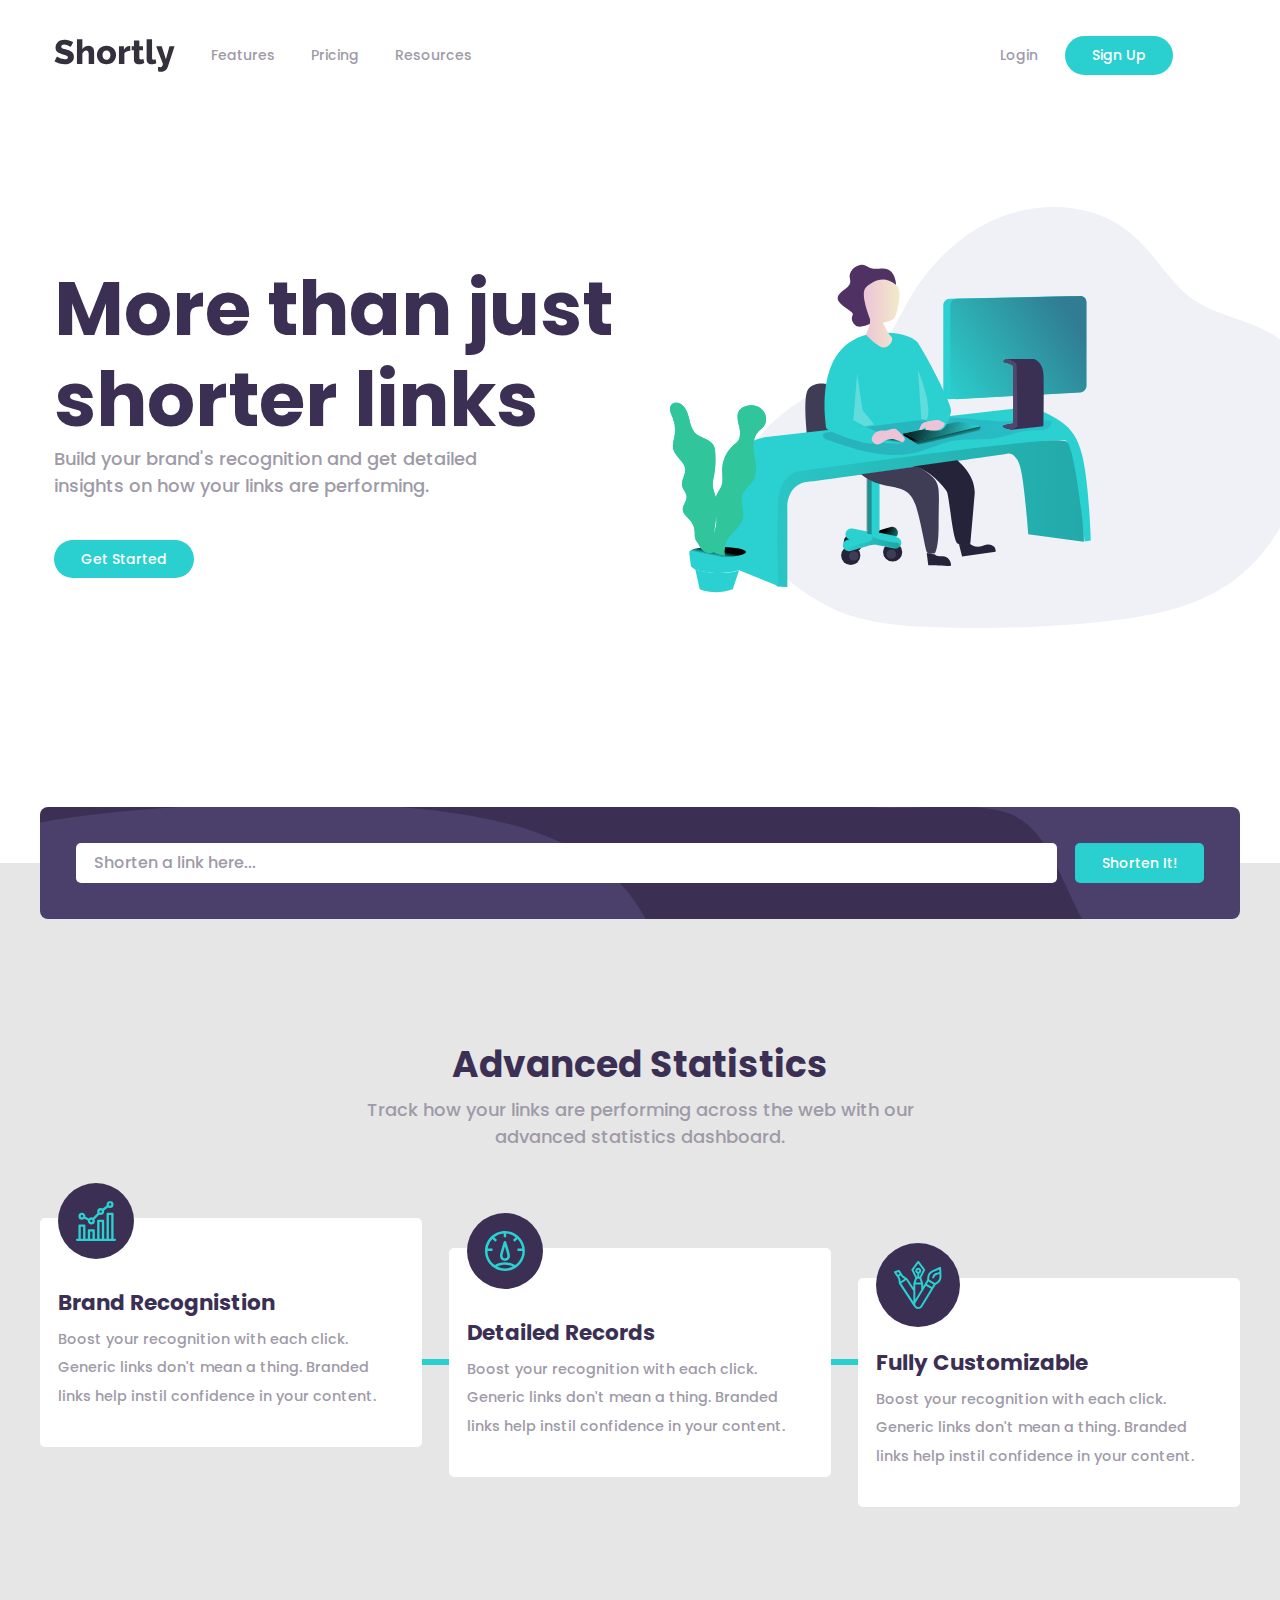
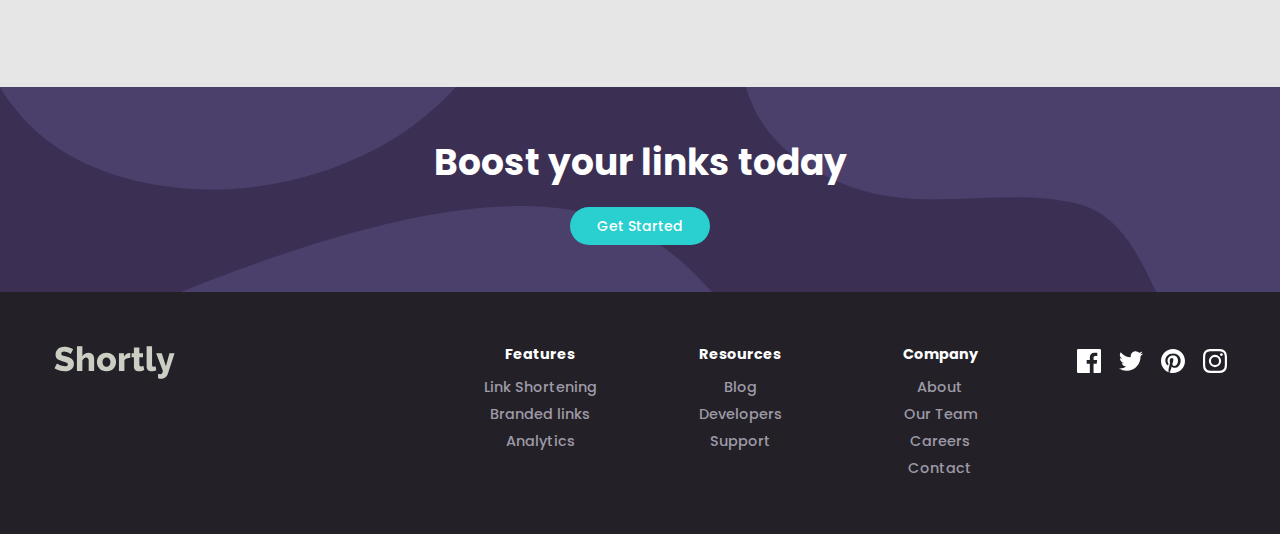
<file: url_shortening_app/index.html>
<!DOCTYPE html>
<html lang="en">
    <head>
        <meta charset="UTF-8" />
        <meta name="viewport" content="width=device-width, initial-scale=1.0" />

        <!-- Bootstrap 5 -->
        <link
            href="https://cdn.jsdelivr.net/npm/bootstrap@5.3.3/dist/css/bootstrap.min.css"
            rel="stylesheet"
            integrity="sha384-QWTKZyjpPEjISv5WaRU9OFeRpok6YctnYmDr5pNlyT2bRjXh0JMhjY6hW+ALEwIH"
            crossorigin="anonymous"
        />
        <script
            defer
            src="https://cdn.jsdelivr.net/npm/bootstrap@5.3.3/dist/js/bootstrap.bundle.min.js"
            integrity="sha384-YvpcrYf0tY3lHB60NNkmXc5s9fDVZLESaAA55NDzOxhy9GkcIdslK1eN7N6jIeHz"
            crossorigin="anonymous"
        ></script>

        <!-- Local Files -->
        <link rel="icon" type="image/png" sizes="32x32" href="./images/favicon-32x32.png" />
        <link rel="stylesheet" href="styles.css" />
        <script defer src="script.js"></script>

        <title>Frontend Mentor | Shortly URL shortening API Challenge</title>
    </head>
    <body>
        <header class="mt-4 px-3 px-lg-0">
            <nav class="container navbar navbar-expand-md">
                <div class="container-fluid">
                    <a href="/" class="navbar-logo me-4">
                        <img src="images/logo.svg" alt="Shortly Logo" />
                    </a>
                    <button
                        class="navbar-toggler"
                        type="button"
                        data-bs-toggle="collapse"
                        data-bs-target="#nav-menu-mobile"
                        aria-expanded="false"
                    >
                        <span class="navbar-toggler-icon"></span>
                    </button>
                    <div class="collapse navbar-collapse" id="nav-menu-mobile">
                        <ul class="navbar-nav flex-grow-1 gap-3 mt-4 mt-md-0 mb-3 mb-md-0">
                            <li class="nav-item"><a href="#" class="nav-link">Features</a></li>
                            <li class="nav-item"><a href="#" class="nav-link">Pricing</a></li>
                            <li class="nav-item"><a href="#" class="nav-link">Resources</a></li>
                        </ul>
                        <div class="nav-buttons d-flex flex-column flex-md-row mb-5 mb-md-0 mx-5 pt-3 pt-md-0">
                            <a href="#" class="button">Login</a>
                            <a href="#" class="button button-cta">Sign Up</a>
                        </div>
                    </div>
                </div>
            </nav>
        </header>

        <main>
            <section id="hero">
                <div class="container-fluid position-relative">
                    <img src="images/illustration-working.svg" alt="Working" class="hero-bg-image d-none d-lg-block" />
                    <div class="container">
                        <div class="row gap-5 gap-lg-0">
                            <div class="col-12 ms-5 ms-md-0">
                                <img
                                    src="images/illustration-working.svg"
                                    alt="Working"
                                    class="img-fluid d-block d-lg-none"
                                />
                            </div>
                            <div class="hero-text-content col-lg-6 text-center text-lg-start">
                                <h1 class="m-0">More than just shorter links</h1>
                                <p>
                                    Build your brand's recognition and get detailed insights on how your links are
                                    performing.
                                </p>
                                <a href="#" class="button button-cta">Get Started</a>
                            </div>
                        </div>
                    </div>
                </div>
                <div class="shortener px-4">
                    <div class="shortener-inner container">
                        <form class="d-flex flex-column flex-md-row justify-content-between gap-4 gap-lg-3">
                            <input
                                type="text"
                                id="url-input"
                                placeholder="Shorten a link here..."
                                class="flex-grow-1"
                            />
                            <button type="submit" id="submit-shortener" class="button button-cta">Shorten It!</button>
                        </form>
                    </div>
                </div>
            </section>

            <section id="statistics">
                <div class="container px-4 px-xl-0">
                    <div class="row justify-content-center">
                        <div class="col-lg-6 text-center">
                            <h2>Advanced Statistics</h2>
                            <p>
                                Track how your links are performing across the web with our advanced statistics
                                dashboard.
                            </p>
                        </div>
                    </div>
                    <div class="statistics-wrapper row row-cols-1 row-cols-md-3 gap-5 gap-md-0">
                        <div class="col">
                            <div class="statistic text-center text-md-start px-3">
                                <div class="image-wrapper">
                                    <img src="images/icon-brand-recognition.svg" alt="Brand Recognition icon" />
                                </div>
                                <h3>Brand Recognistion</h3>
                                <p>
                                    Boost your recognition with each click. Generic links don't mean a thing. Branded
                                    links help instil confidence in your content.
                                </p>
                            </div>
                        </div>
                        <div class="col">
                            <div class="statistic text-center text-md-start px-3">
                                <div class="image-wrapper">
                                    <img src="images/icon-detailed-records.svg" alt="Detailed Records icon" />
                                </div>
                                <h3>Detailed Records</h3>
                                <p>
                                    Boost your recognition with each click. Generic links don't mean a thing. Branded
                                    links help instil confidence in your content.
                                </p>
                            </div>
                        </div>
                        <div class="col">
                            <div class="statistic text-center text-md-start px-3">
                                <div class="image-wrapper">
                                    <img src="images/icon-fully-customizable.svg" alt="Fully Customizable icon" />
                                </div>
                                <h3>Fully Customizable</h3>
                                <p>
                                    Boost your recognition with each click. Generic links don't mean a thing. Branded
                                    links help instil confidence in your content.
                                </p>
                            </div>
                        </div>
                    </div>
                </div>
            </section>
            <section id="cta-bottom">
                <div class="text-center">
                    <h2>Boost your links today</h2>
                    <a href="#" class="button button-cta">Get Started</a>
                </div>
            </section>
        </main>

        <footer>
            <div class="container">
                <div class="row">
                    <div class="col-lg-2">
                        <div class="image-wrapper text-center text-lg-start">
                            <img src="images/logo.svg" alt="Shortly Logo" />
                        </div>
                    </div>
                    <div class="col-lg-8 text-center mt-5 mt-lg-0">
                        <div class="row justify-content-end">
                            <div class="col-lg-3">
                                <div class="d-flex flex-column">
                                    <h4>Features</h4>
                                    <ul class="p-0 m-0 list-unstyled">
                                        <li><a href="#" class="footer-link">Link Shortening</a></li>
                                        <li><a href="#" class="footer-link">Branded links</a></li>
                                        <li><a href="#" class="footer-link">Analytics</a></li>
                                    </ul>
                                </div>
                            </div>
                            <div class="col-lg-3 mt-5 mt-lg-0">
                                <div class="d-flex flex-column">
                                    <h4>Resources</h4>
                                    <ul class="p-0 m-0 list-unstyled">
                                        <li><a href="#" class="footer-link">Blog</a></li>
                                        <li><a href="#" class="footer-link">Developers</a></li>
                                        <li><a href="#" class="footer-link">Support</a></li>
                                    </ul>
                                </div>
                            </div>
                            <div class="col-lg-3 mt-5 mt-lg-0">
                                <div class="d-flex flex-column">
                                    <h4>Company</h4>
                                    <ul class="p-0 m-0 list-unstyled">
                                        <li><a href="#" class="footer-link">About</a></li>
                                        <li><a href="#" class="footer-link">Our Team</a></li>
                                        <li><a href="#" class="footer-link">Careers</a></li>
                                        <li><a href="#" class="footer-link">Contact</a></li>
                                    </ul>
                                </div>
                            </div>
                        </div>
                    </div>
                    <div class="col-lg-2 mt-5 mt-lg-0">
                        <div class="d-flex justify-content-center justify-content-lg-end gap-3">
                            <a href="#"><img src="images/icon-facebook.svg" alt="Facebook" /></a>
                            <a href="#"><img src="images/icon-twitter.svg" alt="Twitter" /></a>
                            <a href="#"><img src="images/icon-pinterest.svg" alt="Pinterest" /></a>
                            <a href="#"><img src="images/icon-instagram.svg" alt="Instagram" /></a>
                        </div>
                    </div>
                </div>
            </div>
        </footer>
    </body>
</html>
</file>
<file: easybank_landingpage/styles.css>
@import url("https://fonts.googleapis.com/css2?family=Public+Sans:ital,wght@0,100..900;1,100..900&display=swap");

:root {
    --dark-blue: hsl(233, 26%, 24%);
    --greyish-blue: hsl(233, 8%, 62%);
    --light-greyish-blue: hsl(220, 16%, 96%);
    --very-light-grey: hsl(0, 0%, 98%);
    --lime-green: #31d35c;
    --bright-cyan: hsl(192, 70%, 51%);
}

html,
body {
    font-size: 16px;
}

body {
    background-color: var(--very-light-grey);
    overflow-x: hidden;
}

* {
    font-family: "Public sans", sans-serif;
}

.container {
    padding: 0 2rem;
}

h1,
h2,
h3,
h4,
h5,
h6 {
    font-weight: 300;
    color: var(--dark-blue);
    margin-bottom: 1rem;
}

h1 {
    font-size: 3.8rem;
}

h2 {
    font-size: 2.5rem;
}

h3 {
    font-size: 1.5rem;
    font-weight: 400;
}

p {
    color: var(--greyish-blue);
}

.button {
    display: block;
    width: fit-content;
    padding: 0.5rem 1.5rem;
    text-decoration: none;
    font-weight: 500;
    font-size: 0.9rem;
    border-radius: 40px;
    background: linear-gradient(150deg, var(--lime-green), var(--bright-cyan));
    color: #fff;
}

.button:hover {
    filter: brightness(110%) grayscale(40%);
}

.bg-gradient {
    background: linear-gradient(150deg, var(--lime-green), var(--bright-cyan)) !important;
}

@media screen and (max-width: 992px) {
    h1 {
        font-size: 2.8rem;
    }

    h2 {
        font-size: 2.2rem;
    }
}

/* 
*       HEADER 
*/
header {
    position: fixed;
    z-index: 1000;
    top: 0;
    left: 0;
    right: 0;
    background-color: #fff;
    box-shadow: 0px 0px 3px rgba(0, 0, 0, 0.171);
}

.nav-link {
    font-size: 0.85rem;
    position: relative;
}

.nav-link:hover::after {
    content: "";
    position: absolute;
    bottom: 0;
    left: 0;
    right: 0;
    height: 3px;
    background-color: var(--lime-green);
}

/* 
*                                                               HERO SECTION 
*/
#hero {
    margin-top: 57.61px;
    height: calc(100vh - 57.61px);
    display: flex;
    flex-direction: column;
    justify-content: center;
    position: relative;
}

#hero::before {
    content: "";
    position: absolute;
    z-index: 2;
    top: -10%;
    right: -20%;
    bottom: 0;
    width: 80%;
    background-image: url(images/bg-intro-desktop.svg);
    background-size: cover;
}

#hero::after {
    content: "";
    position: absolute;
    z-index: 3;
    top: 0;
    right: 0;
    bottom: -20%;
    width: 50%;
    background-image: url(images/image-mockups.png);
    background-position: right;
    background-size: contain;
    background-repeat: no-repeat;
}

.mobile-bg {
    width: 100%;
    object-fit: cover;
    position: relative;
    z-index: -1;
}

.mobile-fg {
    position: absolute;
    top: -20%;
    left: 0;
    right: 0;
    width: 100%;
}

@media screen and (max-width: 992px) {
    #hero {
        height: auto;
        padding-bottom: 50px;
    }

    #hero::before,
    #hero::after {
        display: none;
    }
}

/* 
*                                                               FEATURES SECTION 
*/
#features {
    background-color: var(--light-greyish-blue);
    padding: 100px 0;
}

/* 
*                                                               ARTICLES SECTION 
*/
#articles {
    padding: 100px 0;
}

.image-wrapper img {
    width: 100%;
    height: 230px;
    object-fit: cover;
}

.article-author {
    font-size: 0.8rem;
    font-weight: 500;
}

.article-header {
    font-size: 1.5rem;
}

.article-header:hover {
    cursor: pointer;
    color: var(--lime-green);
}

/* 
*                                                               FOOTER SECTION 
*/
footer {
    background-color: var(--dark-blue);
}

footer ul {
    padding: 0;
    margin: 0;
    list-style: none;
}

.footer-link {
    text-decoration: none;
    color: var(--greyish-blue);
}

.footer-link:hover {
    color: var(--lime-green);
}

.socials-item:hover {
    filter: brightness(0) saturate(100%) invert(61%) sepia(84%) saturate(385%) hue-rotate(84deg) brightness(93%)
        contrast(97%);
}
</file>
<file: news_homepage/css/styles.css>
@import url("https://fonts.googleapis.com/css2?family=Inter:wght@100..900&display=swap");

:root {
    --orange: hsl(35, 77%, 62%);
    --red: hsl(5, 85%, 63%);
    --off-white: hsl(36, 100%, 99%);
    --grey: hsl(236, 13%, 42%);
    --dark-grey: hsl(240, 100%, 5%);
}

* {
    font-family: "Inter", sans-serif;
}

body {
    padding: 3rem 0;
}

ul {
    list-style: none;
    padding: 0;
    margin: 0;
}

a {
    text-decoration: none;
}

.container {
    padding: 2rem;
}

.button {
    width: fit-content;
    text-transform: uppercase;
    padding: 0.5rem 2rem;
    background-color: var(--red);
    color: var(--off-white);
    transition: 0.3s ease;
}

.button:hover {
    background-color: #000;
}

/* 
*       HEADER SECTION 
*/
header {
    margin-bottom: 3rem;
}

header a {
    color: var(--grey);
    font-weight: 400;
}

header a:hover {
    color: var(--orange);
}

header button {
    background-color: transparent;
    border: none;
}

.offcanvas-body ul {
    padding-top: 10rem;
}

.offcanvas-body a {
    font-size: 1.2rem;
    font-weight: 700;
    color: #000;
}

/* 
*       MAIN TOP
*/
.main-top h2 {
    font-size: 3rem;
    font-weight: 800;
}

.new {
    background-color: var(--dark-grey);
}

.main-top h3 {
    color: var(--orange);
    font-weight: 700;
    margin-bottom: 1.5rem;
}

.main-top h4 {
    font-size: 1.2rem;
}

.main-top h4:hover {
    cursor: pointer;
    color: var(--orange);
}

.main-top article:not(:last-child) {
    padding-bottom: 2rem;
    border-bottom: 1px solid var(--grey);
}

.main-top article:not(:first-child) {
    padding-top: 2rem;
}

/* 
*       MAIN BOTTOM 
*/
.main-bottom {
    margin-top: 5rem;
}

.main-bottom img {
    max-height: 150px;
}

.number {
    font-size: 2.2rem;
    font-weight: 700;
    color: rgb(160, 160, 160);
}

.main-bottom h5 {
    font-weight: 700;
}

.main-bottom h5:hover {
    color: var(--red);
    cursor: pointer;
}

.main-bottom p {
    color: var(--grey);
    font-weight: 400;
    margin: 0;
}
</file>
<file: url_shortening_app/styles.css>
@import url("https://fonts.googleapis.com/css2?family=Poppins:ital,wght@0,100;0,200;0,300;0,400;0,500;0,600;0,700;0,800;0,900;1,100;1,200;1,300;1,400;1,500;1,600;1,700;1,800;1,900&display=swap");
@import url("https://cdn.jsdelivr.net/npm/bootstrap-icons@1.11.3/font/bootstrap-icons.min.css");

:root {
    --cyan: #2acfcf;
    --red: #f46262;
    --gray: #bfbfbf;
    --very-dark-blue: #35323e;
    --dark-violet: #3b3054;
    --grayish-violet: #9e9aa7;
    --very-dark-violet: #232127;
}

html,
body {
    font-size: 18px;
    overflow-x: hidden;
}

* {
    font-family: "Poppins", sans-serif;
    font-weight: 500;
}

::placeholder {
    font-size: 16px;
    color: var(--grayish-violet);
}

h1,
h2,
h3,
h4,
h5,
h6 {
    font-weight: 700 !important;
    color: var(--dark-violet);
}

section {
    padding-top: 180px;
}

h1 {
    font-size: 4.2rem;
}

a {
    text-decoration: none;
}

.container {
    max-width: 1200px;
}

.button {
    padding: 0.5rem 1.5rem;
    border-radius: 40px;
    text-align: center;
    transition: 0.3s;
    font-size: 14px;
}

.button-cta {
    background-color: var(--cyan);
    color: #fff !important;
}

.button-cta:hover {
    background-color: var(--cyan);
    opacity: 0.7;
    color: #fff !important;
}

@media screen and (max-width: 992px) {
    section {
        margin-top: 50px;
    }

    h1 {
        font-size: 2.5rem;
    }
}

/* 
*       HEADER 
*/
header nav a {
    font-size: 14px !important;
    color: var(--grayish-violet) !important;
}

header nav a:hover {
    color: var(--very-dark-violet) !important;
}

.navbar-toggler {
    border: none;
}

@media screen and (max-width: 768px) {
    .navbar-collapse {
        background-color: var(--dark-violet);
        border-radius: 15px;
        text-align: center;
        margin-top: 1rem;
    }

    .navbar-collapse a,
    .navbar-collapse a:hover {
        font-size: 1rem !important;
        color: #fff !important;
    }

    .nav-buttons {
        border-top: 1px solid var(--grayish-violet);
    }
}

/* 
*       HERO SECTION 
*/
.hero-bg-image {
    position: absolute;
    right: -30px;
    top: -50%;
    width: 50%;
    height: 200%;
    object-fit: contain;
}

.hero-text-content p {
    color: var(--grayish-violet);
    width: 80%;
    margin-bottom: 2.5rem;
}

.shortener {
    margin-top: 180px;
    position: relative;
    top: calc(2rem + 20px);
}

.shortener-inner {
    background-color: var(--dark-violet);
    background-image: url(images/bg-shorten-desktop.svg);
    background-size: cover;
    background-position: center;
    border-radius: 8px;
    padding: 2rem;
}

.shortener form {
    height: 40px;
}

.shortener input {
    border-radius: 5px;
    border: none;
    outline: none;
    padding: 0 1rem;
    font-size: 16px;
}

#submit-shortener {
    border: none;
    border-radius: 5px;
}

@media screen and (max-width: 992px) {
    #hero {
        padding-top: 50px;
    }

    .hero-text-content p {
        width: 100%;
        margin-bottom: 1.5rem;
    }

    .shortener {
        margin-top: -20px;
        top: 150px;
    }

    .shortener form {
        height: fit-content;
    }

    .shortener input {
        padding: 0.5rem 1rem;
    }
}

/* 
*       STATISTICS SECTION
*/
#statistics {
    background-color: rgb(230, 230, 230);
    padding-bottom: 180px;
}

#statistics p {
    color: var(--grayish-violet);
}

.statistics-wrapper {
    margin-top: 50px;
    position: relative;
    z-index: 0;
}

.statistics-wrapper::after {
    content: "";
    position: absolute;
    z-index: -1;
    left: 5%;
    right: 5%;
    top: calc((100% - 6px) / 2);
    height: 6px;
    background-color: var(--cyan);
}

.statistic {
    padding-top: 4rem;
    padding-bottom: 1rem;
    border-radius: 5px;
    background-color: #fff;
    position: relative;
}

.statistics-wrapper .col:nth-child(2) {
    margin-top: 30px;
}

.statistics-wrapper .col:nth-child(3) {
    margin-top: 60px;
}

.statistic .image-wrapper {
    background-color: var(--dark-violet);
    padding: 1rem;
    border-radius: 50%;
    position: absolute;
    top: -15%;
}

.statistic h3 {
    font-size: 1.2rem;
}

.statistic p {
    font-size: 0.8rem;
    line-height: 2;
}

@media screen and (max-width: 768px) {
    .statistics-wrapper .col:nth-child(2),
    .statistics-wrapper .col:nth-child(3) {
        margin-top: 0;
    }

    .statistic .image-wrapper {
        left: calc((100% - 40px - 2rem) / 2);
    }

    .statistics-wrapper::after {
        display: none;
    }

    .statistics-wrapper::before {
        content: "";
        position: absolute;
        z-index: -1;
        top: 5%;
        bottom: 5%;
        left: calc((100% - 6px) / 2);
        width: 6px;
        background-color: var(--cyan);
    }
}

/* 
*       CTA BOTTOM OF PAGE SECTION
*/
#cta-bottom {
    background-color: var(--dark-violet);
    background-image: url(images/bg-boost-desktop.svg);
    background-size: cover;
    background-position: center;
    padding: 3rem 0;
    margin-top: 0;
}

#cta-bottom h2 {
    color: #fff;
    margin-bottom: 1.5rem;
}

/* 
*       FOOTER 
*/
footer {
    background-color: var(--very-dark-violet);
    padding: 3rem 0;
}

footer .image-wrapper img {
    filter: invert(100%);
}

footer h4 {
    font-size: 0.8rem;
    color: #fff;
}

.footer-link {
    color: var(--grayish-violet);
    font-size: 0.8rem;
}

.footer-link:hover {
    color: var(--cyan);
}

footer .col-lg-2:last-child img:hover {
    filter: brightness(0) saturate(100%) invert(87%) sepia(29%) saturate(1875%) hue-rotate(132deg) brightness(88%)
        contrast(82%);
}
</file>
<file: Chat app CSS illustration/style.css>
@import url("https://fonts.googleapis.com/css2?family=Rubik:ital,wght@0,300..900;1,300..900&display=swap");
@import url("https://cdn.jsdelivr.net/npm/bootstrap-icons@1.11.3/font/bootstrap-icons.min.css");

:root {
    --white: rgb(255, 255, 255);
    --light-grayish-violet: rgb(245, 243, 247);
    --pale-violet: rgb(216, 158, 255);
    --light-violet: rgb(136, 56, 255);
    --moderate-violet: rgb(146, 65, 200);
    --dark-violet: rgb(110, 93, 126);
    --very-dark-violet: rgb(62, 39, 83);
    --dark-grayish-violet: rgb(163, 157, 170);
    --grayish-blue: rgb(198, 202, 205);
    --very-light-magenta: rgb(229, 112, 255);

    --border-radius-xl: 30px;
    --border-radius-md: 15px;
    --border-radius-sm: 8px;
}

* {
    font-family: "Rubik", sans-serif;
}

body {
    font-size: 16px;
    padding: 10rem 0;
    overflow: hidden;
}

body::before {
    content: "";
    position: absolute;
    z-index: -1;
    left: -20px;
    top: 0;
    bottom: 30%;
    width: 30%;
    background: linear-gradient(45deg, var(--dark-violet), var(--very-light-magenta));
    border-radius: 0 0 50% 50%;
}

body::after {
    content: "";
    position: absolute;
    z-index: -1;
    bottom: 0;
    right: -10%;
    top: 30%;
    width: 30%;
    background-color: var(--light-grayish-violet);
    border-radius: 50% 50% 0 0;
}

h1 {
    font-weight: 500;
    color: var(--very-dark-violet);
}

.hero-text-content {
    width: 75%;
}

.hero-text-content p {
    color: var(--dark-grayish-violet);
    line-height: 1.8;
}

.illustration-outer {
    width: 300px;
    box-shadow: 8px 8px 20px rgba(0, 0, 0, 0.219);
    border-radius: var(--border-radius-xl);
    background-color: var(--white);
}

.illustration-inner {
    height: 100%;
}

.illustration-header {
    position: relative;
    background: linear-gradient(90deg, var(--light-violet), var(--very-light-magenta));
    border-radius: var(--border-radius-xl) var(--border-radius-xl) var(--border-radius-sm) var(--border-radius-sm);
}

.illustration-header::after {
    content: "";
    position: absolute;
    top: 0;
    right: 50%;
    height: 20%;
    width: 50%;
    border-radius: 0 0 var(--border-radius-md) var(--border-radius-md);
    background-color: var(--white);
    transform: translateX(50%);
}

.illustration-header img {
    height: 30px;
    border-radius: 50%;
    border: 1px solid var(--white);
}

.illustration-header h2 {
    font-size: 1rem;
    color: var(--white);
    font-weight: 400;
    margin: 0;
}

.illustration-header p {
    color: var(--pale-violet);
    font-size: 0.7rem;
    margin: 0;
}

.illustration-body {
    background-color: var(--light-grayish-violet);
    height: 100%;
    border-radius: 0 0 var(--border-radius-xl) var(--border-radius-xl);
}

.message {
    width: 60%;
    padding: 0.5rem;
    font-size: 0.6rem;
}

.message:not(.message:last-of-type) {
    margin-bottom: 0.5rem;
}

.message-left {
    background-color: rgb(146, 65, 200, 0.1);
    border-radius: var(--border-radius-md) var(--border-radius-md) var(--border-radius-md) 5px;
    color: var(--moderate-violet);
    font-weight: 500;
}

.message-right {
    border-radius: var(--border-radius-md) var(--border-radius-md) 5px var(--border-radius-md);
    background-color: var(--white);
    box-shadow: 2px 2px 10px rgba(0, 0, 0, 0.15);
    color: var(--dark-grayish-violet);
    font-weight: 500;
}

.illustration-body img {
    border-radius: var(--border-radius-sm);
    height: 50px;
    box-shadow: 2px 2px 10px rgba(0, 0, 0, 0.15);
}

.option {
    min-width: 75%;
    width: fit-content;
    padding: 0.6rem 0.7rem;
    display: flex;
    align-items: center;
    justify-content: space-between;
    gap: 10px;
    background: linear-gradient(to right, var(--very-light-magenta), var(--light-violet));
    border-radius: var(--border-radius-md) var(--border-radius-md) var(--border-radius-md) 5px;
    font-size: 0.6rem;
    color: var(--light-grayish-violet);
    font-weight: 500;
}

.check {
    border: 1px solid var(--pale-violet);
    border-radius: 50%;
    width: 20px;
    height: 20px;
}

.price {
    font-size: 1rem;
    font-weight: 700;
    padding-right: 0.3rem;
}

.type-message {
    background-color: var(--white);
    border-radius: var(--border-radius-xl);
    font-size: 0.8rem;
    color: var(--grayish-blue);
}

.send-message {
    background-color: var(--very-dark-violet);
    width: 30px;
    height: 30px;
    display: flex;
    align-items: center;
    justify-content: center;
    border-radius: 50%;
    color: var(--white);
}

@media screen and (max-width: 992px) {
    body {
        padding: 5rem 0;
        overflow: auto;
    }

    body::before {
        width: 100%;
        left: -50%;
    }

    body::after {
        display: none;
    }

    .hero-text-content {
        width: 100%;
    }
}
</file>
<file: e-commerce_product_page/styles.css>
@import url("https://fonts.googleapis.com/css2?family=Kumbh+Sans:wght@100..900&display=swap");
@import url("https://cdn.jsdelivr.net/npm/bootstrap-icons@1.11.3/font/bootstrap-icons.min.css");

:root {
    /* Primairy Colors */
    --orange: hsl(26, 100%, 55%);
    --pale-orange: hsl(25, 100%, 94%);

    /* Neutral Colors */
    --white: hsl(0, 0%, 100%);
    --black: hsl(0, 0%, 0%);
    --dark-blue: hsl(220, 13%, 13%);
    --greyish-blue: hsl(220, 14%, 75%);
    --light-greyish-blue: hsl(223, 64%, 98%);
    --dark-greyish-blue: hsl(219, 9%, 45%);
}

* {
    font-family: "Kumbh Sans", sans-serif;
}

body {
    min-height: 100vh;
}

p {
    font-size: 16px;
    font-weight: 500;
    color: grey;
}

.container {
    max-width: 1200px;
}

/* 
*                                       HEADER 
*/
header {
    padding: 1rem 0;
    position: relative;
}

.modal-dialog {
    width: fit-content;
}

.modal-body {
    min-width: 300px;
    display: flex;
    align-items: center;
    justify-content: center;
}

.cart-empty {
    font-weight: 700 !important;
}

.modal-title {
    font-weight: 700;
    font-size: 1rem !important;
}

.modal img {
    max-width: 50px;
    border-radius: 5px;
}

.modal p {
    font-weight: 500;
    font-size: 0.9rem;
}

#toggle-menu {
    background-color: transparent;
    border: none;
    font-size: 2rem;
}

#delete-item {
    background-color: transparent;
    border: none;
    outline: none;
}

#checkout {
    background-color: var(--orange);
    height: 40px;
    width: 100%;
    border: none;
    border-radius: 8px;
    display: flex;
    align-items: center;
    justify-content: center;
    gap: 1rem;
    font-size: 0.9rem;
    font-weight: 500;
    color: var(--white);
}

.navbar::after {
    content: "";
    position: absolute;
    bottom: -30%;
    left: 0;
    right: 0;
    height: 1px;
    background-color: var(--greyish-blue);
    opacity: 35%;
}

.nav-link {
    font-size: 0.85rem;
    font-weight: 500;
    color: grey;
}

.nav-button {
    border: none;
    background-color: transparent;
}

.offcanvas a {
    font-weight: 700;
    color: var(--black);
    text-decoration: none;
}

@media screen and (max-width: 768px) {
    .modal {
        position: absolute;
        top: 100%;
        height: fit-content;
        display: flex !important;
        justify-content: center;
    }
}

/* 
*                                       MAIN
*/
main {
    height: calc(100vh - 84.39px);
    display: flex;
    align-items: center;
}

main .col-12 {
    padding: 0 4rem;
}

/* SWIPER FOR LARGE SCREENS*/
.lg-product-swiper .swiper {
    width: 100%;
    height: auto;
    overflow: hidden;
}

.lg-product-swiper .swiper-slide {
    text-align: center;
    font-size: 18px;
    display: flex;
    justify-content: center;
    align-items: center;
    border-radius: 10px;
}

.lg-product-swiper .swiper-slide img {
    display: block;
    width: 100%;
    height: 100%;
    object-fit: cover;
    border-radius: 10px;
}

.lg-product-swiper .swiper-pagination {
    position: static;
}

.lg-product-swiper .swiper-pagination-bullet,
.lg-product-swiper .swiper-pagination-bullet-active {
    width: 100%;
    height: fit-content;
    color: transparent;
    background-color: transparent;
}

.lg-product-swiper .thumbnail {
    border-radius: 10px;
}

/* SWIPER FOR SMALL SCREENS */
.sm-product-swiper .swiper {
    width: 100%;
    height: 100%;
}

.sm-product-swiper .swiper-slide {
    text-align: center;
    font-size: 18px;
    background: #fff;
    display: flex;
    justify-content: center;
    align-items: center;
}

.sm-product-swiper .swiper-slide img {
    display: block;
    width: 100%;
    height: 100%;
    object-fit: cover;
}

.swiper-button-next,
.swiper-button-prev {
    width: 40px;
    height: 40px;
    border-radius: 50%;
    color: var(--black);
    background-color: var(--white);
}

.swiper-button-next::after,
.swiper-button-prev::after {
    font-size: 1rem;
    font-weight: 900;
}

.item-header h1 {
    font-weight: 700;
}

.item-header h2 {
    color: var(--orange);
    text-transform: uppercase;
    font-size: 14px;
    font-weight: 700;
    letter-spacing: 1px;
}

.current-item-price {
    font-weight: 700;
    width: fit-content;
    position: relative;
}

.current-item-price::after {
    content: "50%";
    position: absolute;
    top: 15%;
    right: -65%;
    bottom: 15%;
    width: 50px;
    background-color: var(--pale-orange);
    color: var(--orange);
    font-size: 0.9rem;
    display: flex;
    align-items: center;
    justify-content: center;
    border-radius: 10px;
}

.former-item-price {
    font-weight: 700;
    font-size: 0.9rem;
    text-decoration: line-through;
    color: var(--greyish-blue);
}

.quantity {
    background-color: var(--light-greyish-blue);
    box-shadow: 2px 2px 5px rgba(128, 128, 128, 0.15);
    border-radius: 8px;
}

.quantity button {
    background-color: transparent;
    border: none;
}

.quantity input {
    width: 75px;
    text-align: center;
    font-weight: 700;
    border: none;
    background-color: transparent;
    outline: none;
}

.quantity input::-webkit-outer-spin-button,
.quantity input::-webkit-inner-spin-button {
    -webkit-appearance: none;
    -moz-appearance: textfield;
    margin: 0;
}

#add-to-cart {
    background-color: var(--orange);
    border: none;
    border-radius: 8px;
    display: flex;
    align-items: center;
    justify-content: center;
    gap: 1rem;
    font-size: 0.9rem;
    font-weight: 500;
    color: var(--white);
    box-shadow: 2px 2px 20px hsla(26, 100%, 55%, 0.5);
}

#add-to-cart img {
    filter: brightness(0) saturate(100%) invert(99%) sepia(12%) saturate(1245%) hue-rotate(198deg) brightness(118%)
        contrast(100%);
    height: 18px;
}

@media screen and (max-width: 768px) {
    main {
        height: auto;
    }

    .quantity,
    #add-to-cart {
        height: 50px;
    }

    .quantity input {
        width: 100%;
    }
}
</file>
